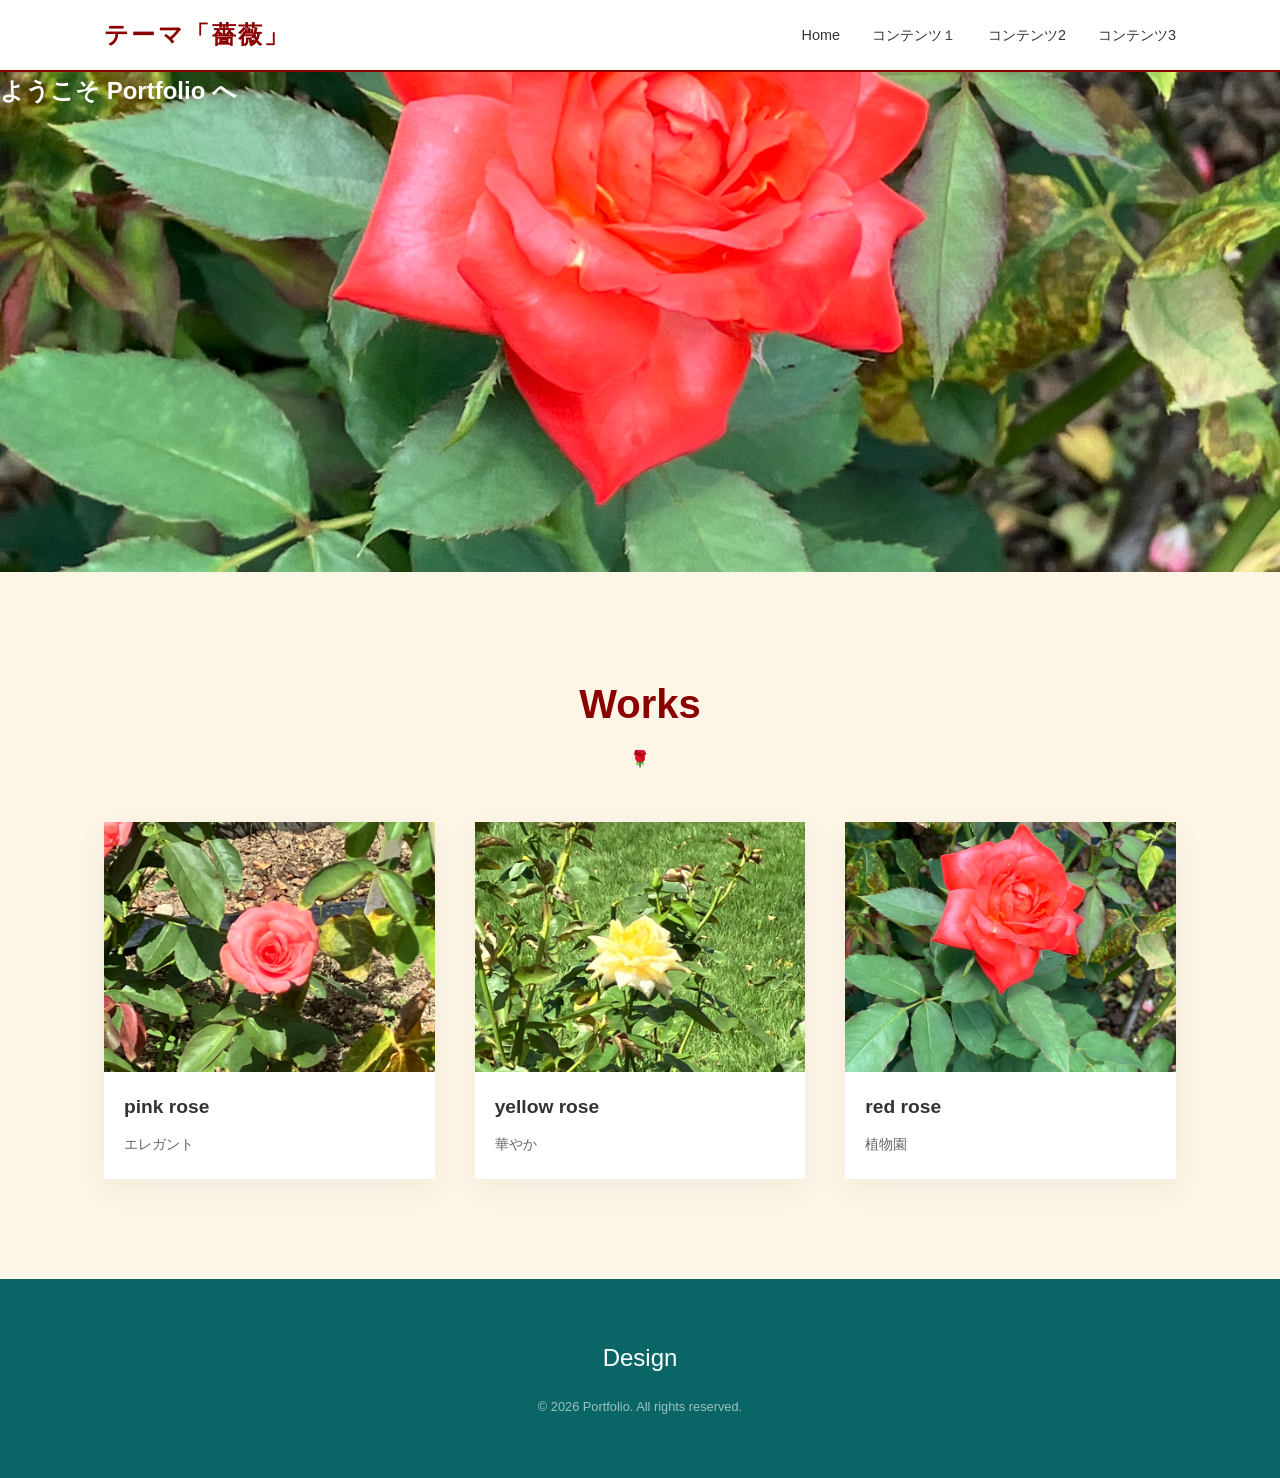
<file: index.html>
<!DOCTYPE html>
<html lang="ja">
<head>
    <meta charset="UTF-8">
    <meta name="viewport" content="width=device-width, initial-scale=1.0">
    <title>Design Portfolio</title>
    <link rel="stylesheet" href="style.css">
</head>
<body>

    <div class="site-wrapper">
        <header>
            <div class="header-container">
                <h1 class="logo">テーマ「薔薇」</h1>
                
                <button class="menu-toggle" id="menu-toggle">
                    <span></span>
                    <span></span>
                    <span></span>
                </button>

                <nav id="nav-menu">
                    <ul>
                        <li><a href="https://nisi1234567.github.io/2026/">Home</a></li>
                        <li><a href="https://nisi1234567.github.io/2026/content1">コンテンツ１</a></li>
                        <li><a href="https://nisi1234567.github.io/2026/content2">コンテンツ2</a></li>
                        <li><a href="https://nisi1234567.github.io/2026/content3">コンテンツ3</a></li>
                    </ul>
                </nav>
            </div>
        </header>

        <main>
            <section class="hero">
                <div class="hero-text">

             <div class="hero-image">
              <h1>ようこそ Portfolio へ</h1>
             </div>

                </div>
            </section>

            <section id="works" class="content-section">
                <h3 class="section-title">Works</h3>
                <div class="grid">
                    <div class="card">
                        <div class="img-container">
                            <img src="images/IMG_1518.JPG">
                        </div>
                        <h4>pink rose</h4>
                        <p>エレガント</p>
                    </div>
                    <div class="card">
                        <div class="img-container">
                            <img src="images/IMG_1556.JPG">
                        </div>
                        <h4>yellow rose</h4>
                        <p>華やか</p>
                    </div>
                    <div class="card">
                        <div class="img-container">
                            <img src="images/IMG_1561.JPG">
                        </div>
                        <h4>red rose</h4>
                        <p>植物園</p>
                    </div>
                </div>
            </section>
        </main>

        <footer>
            <div class="footer-content">
                <p class="footer-logo">Design</p>
                <p class="copyright">&copy; 2026 Portfolio. All rights reserved.</p>
            </div>
        </footer>
    </div>

    <script>
        // スマホメニューの開閉
        const toggle = document.getElementById('menu-toggle');
        const nav = document.getElementById('nav-menu');

        toggle.addEventListener('click', () => {
            nav.classList.toggle('active');
            toggle.classList.toggle('open');
        });
    </script>
</body>
</html>
</file>
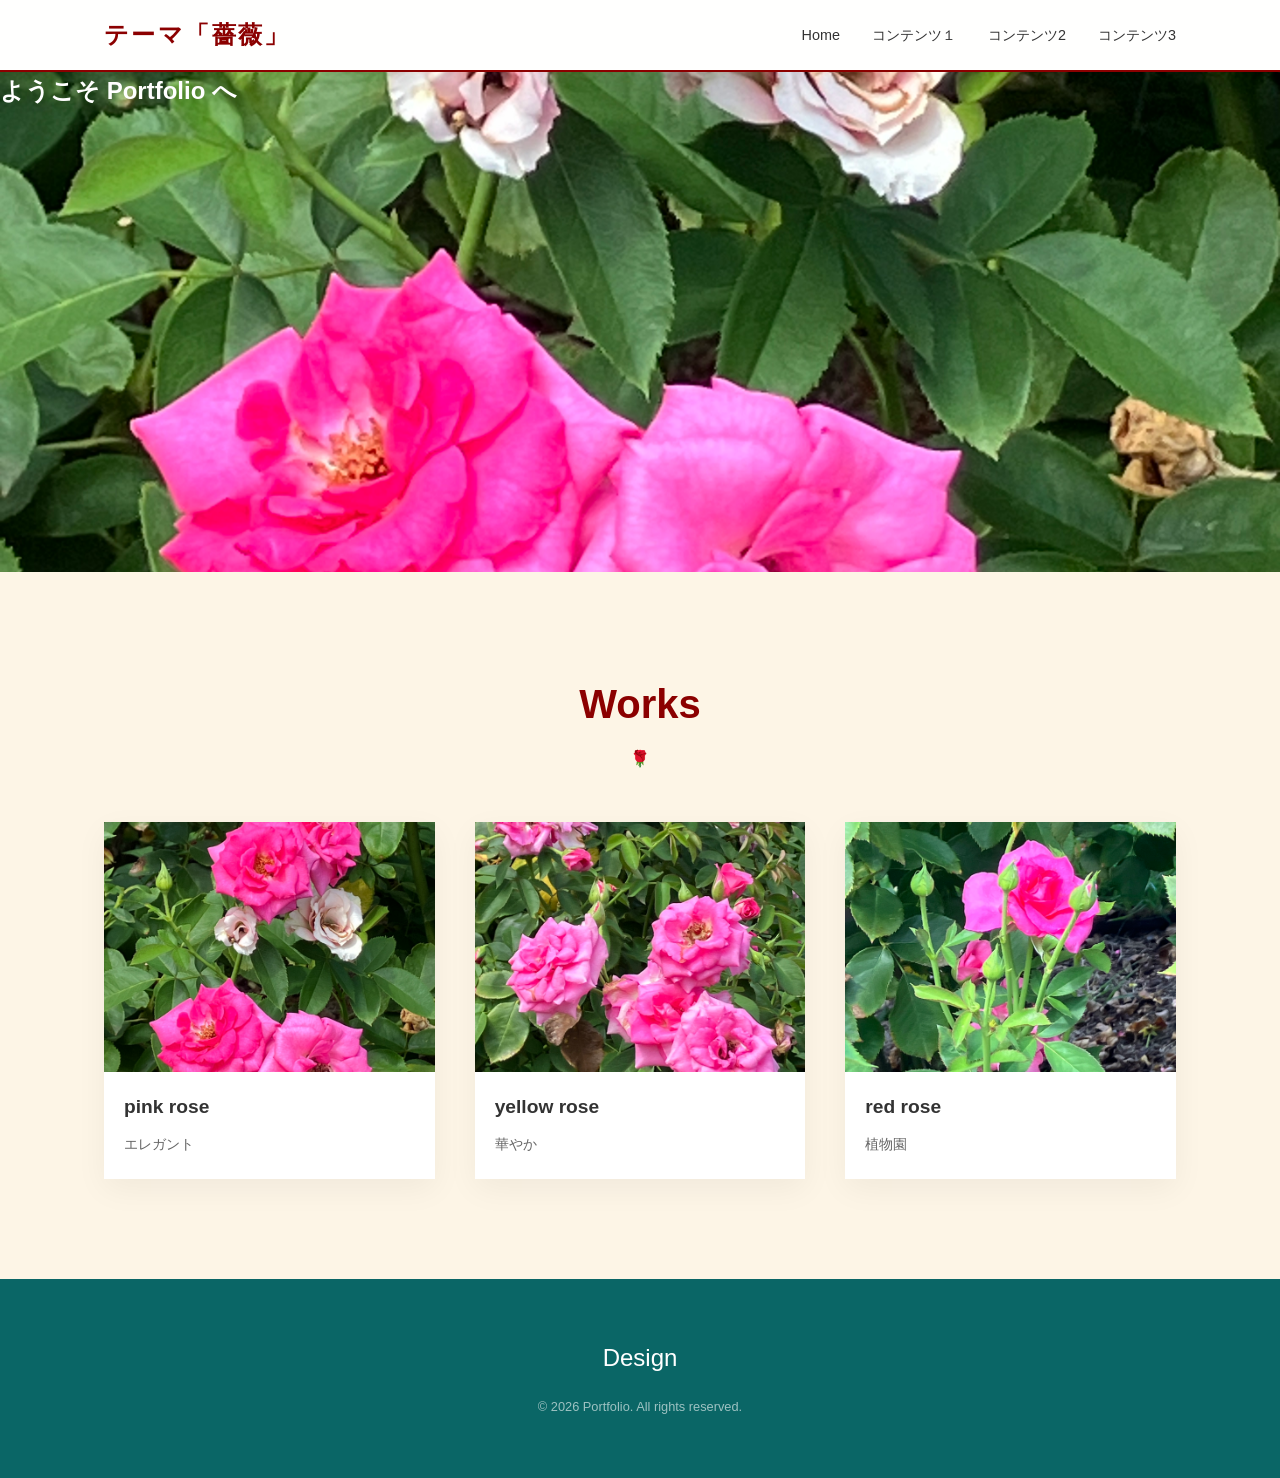
<file: content1.html>
<!DOCTYPE html>
<html lang="ja">
<head>
    <meta charset="UTF-8">
    <meta name="viewport" content="width=device-width, initial-scale=1.0">
    <title>Design Portfolio</title>
    <link rel="stylesheet" href="style.css">
</head>
<body>

    <div class="site-wrapper">
        <header>
            <div class="header-container">
                <h1 class="logo">テーマ「薔薇」</h1>
                
                <button class="menu-toggle" id="menu-toggle">
                    <span></span>
                    <span></span>
                    <span></span>
                </button>

                <nav id="nav-menu">
                    <ul>
                        <li><a href="https://nisi1234567.github.io/2026/">Home</a></li>
                        <li><a href="https://nisi1234567.github.io/2026/content1">コンテンツ１</a></li>
                        <li><a href="https://nisi1234567.github.io/2026/content2">コンテンツ2</a></li>
                        <li><a href="https://nisi1234567.github.io/2026/content3">コンテンツ3</a></li>
                    </ul>
                </nav>
            </div>
        </header>

        <main>
            <section class="hero">
                <div class="hero-text">

             <div class="hero1-image">
              <h1>ようこそ Portfolio へ</h1>
             </div>

                </div>
            </section>

            <section id="works" class="content-section">
                <h3 class="section-title">Works</h3>
                <div class="grid">
                    <div class="card">
                        <div class="img-container">
                            <img src="images/1/IMG_1566.JPG">
                        </div>
                        <h4>pink rose</h4>
                        <p>エレガント</p>
                    </div>
                    <div class="card">
                        <div class="img-container">
                            <img src="images/1/IMG_1567.JPG">
                        </div>
                        <h4>yellow rose</h4>
                        <p>華やか</p>
                    </div>
                    <div class="card">
                        <div class="img-container">
                            <img src="images/1/IMG_1570.JPG">
                        </div>
                        <h4>red rose</h4>
                        <p>植物園</p>
                    </div>
                </div>
            </section>
        </main>

        <footer>
            <div class="footer-content">
                <p class="footer-logo">Design</p>
                <p class="copyright">&copy; 2026 Portfolio. All rights reserved.</p>
            </div>
        </footer>
    </div>

    <script>
        // スマホメニューの開閉
        const toggle = document.getElementById('menu-toggle');
        const nav = document.getElementById('nav-menu');

        toggle.addEventListener('click', () => {
            nav.classList.toggle('active');
            toggle.classList.toggle('open');
        });
    </script>
</body>
</html>
</file>
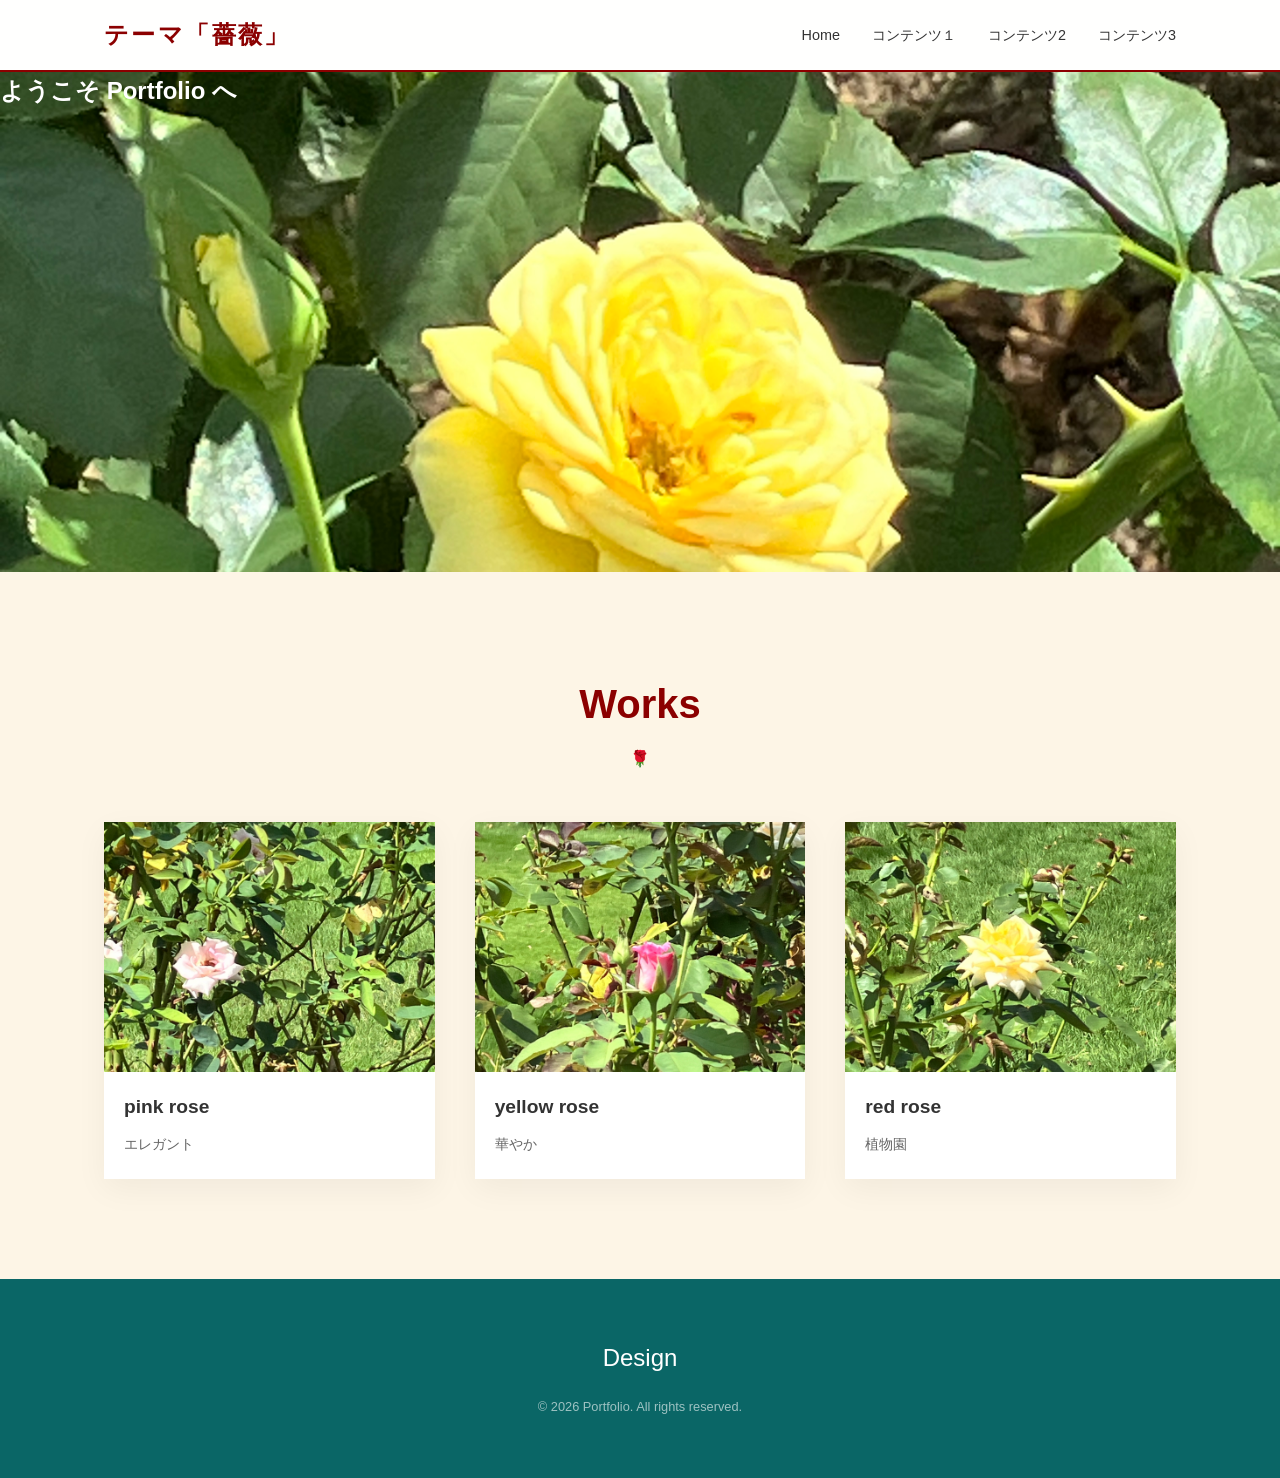
<file: content2.html>
<!DOCTYPE html>
<html lang="ja">
<head>
    <meta charset="UTF-8">
    <meta name="viewport" content="width=device-width, initial-scale=1.0">
    <title>Design Portfolio</title>
    <link rel="stylesheet" href="style.css">
</head>
<body>

    <div class="site-wrapper">
        <header>
            <div class="header-container">
                <h1 class="logo">テーマ「薔薇」</h1>
                
                <button class="menu-toggle" id="menu-toggle">
                    <span></span>
                    <span></span>
                    <span></span>
                </button>

                <nav id="nav-menu">
                    <ul>
                        <li><a href="https://nisi1234567.github.io/2026/">Home</a></li>
                        <li><a href="https://nisi1234567.github.io/2026/content1">コンテンツ１</a></li>
                        <li><a href="https://nisi1234567.github.io/2026/content2">コンテンツ2</a></li>
                        <li><a href="https://nisi1234567.github.io/2026/content3">コンテンツ3</a></li>
                    </ul>
                </nav>
            </div>
        </header>

        <main>
            <section class="hero">
                <div class="hero-text">

             <div class="hero2-image">
              <h1>ようこそ Portfolio へ</h1>
             </div>

                </div>
            </section>

            <section id="works" class="content-section">
                <h3 class="section-title">Works</h3>
                <div class="grid">
                    <div class="card">
                        <div class="img-container">
                            <img src="images/2/IMG_1553.JPG">
                        </div>
                        <h4>pink rose</h4>
                        <p>エレガント</p>
                    </div>
                    <div class="card">
                        <div class="img-container">
                            <img src="images/2/IMG_1554.JPG">
                        </div>
                        <h4>yellow rose</h4>
                        <p>華やか</p>
                    </div>
                    <div class="card">
                        <div class="img-container">
                            <img src="images/2/IMG_1556.JPG">
                        </div>
                        <h4>red rose</h4>
                        <p>植物園</p>
                    </div>
                </div>
            </section>
        </main>

        <footer>
            <div class="footer-content">
                <p class="footer-logo">Design</p>
                <p class="copyright">&copy; 2026 Portfolio. All rights reserved.</p>
            </div>
        </footer>
    </div>

    <script>
        // スマホメニューの開閉
        const toggle = document.getElementById('menu-toggle');
        const nav = document.getElementById('nav-menu');

        toggle.addEventListener('click', () => {
            nav.classList.toggle('active');
            toggle.classList.toggle('open');
        });
    </script>
</body>
</html>
</file>
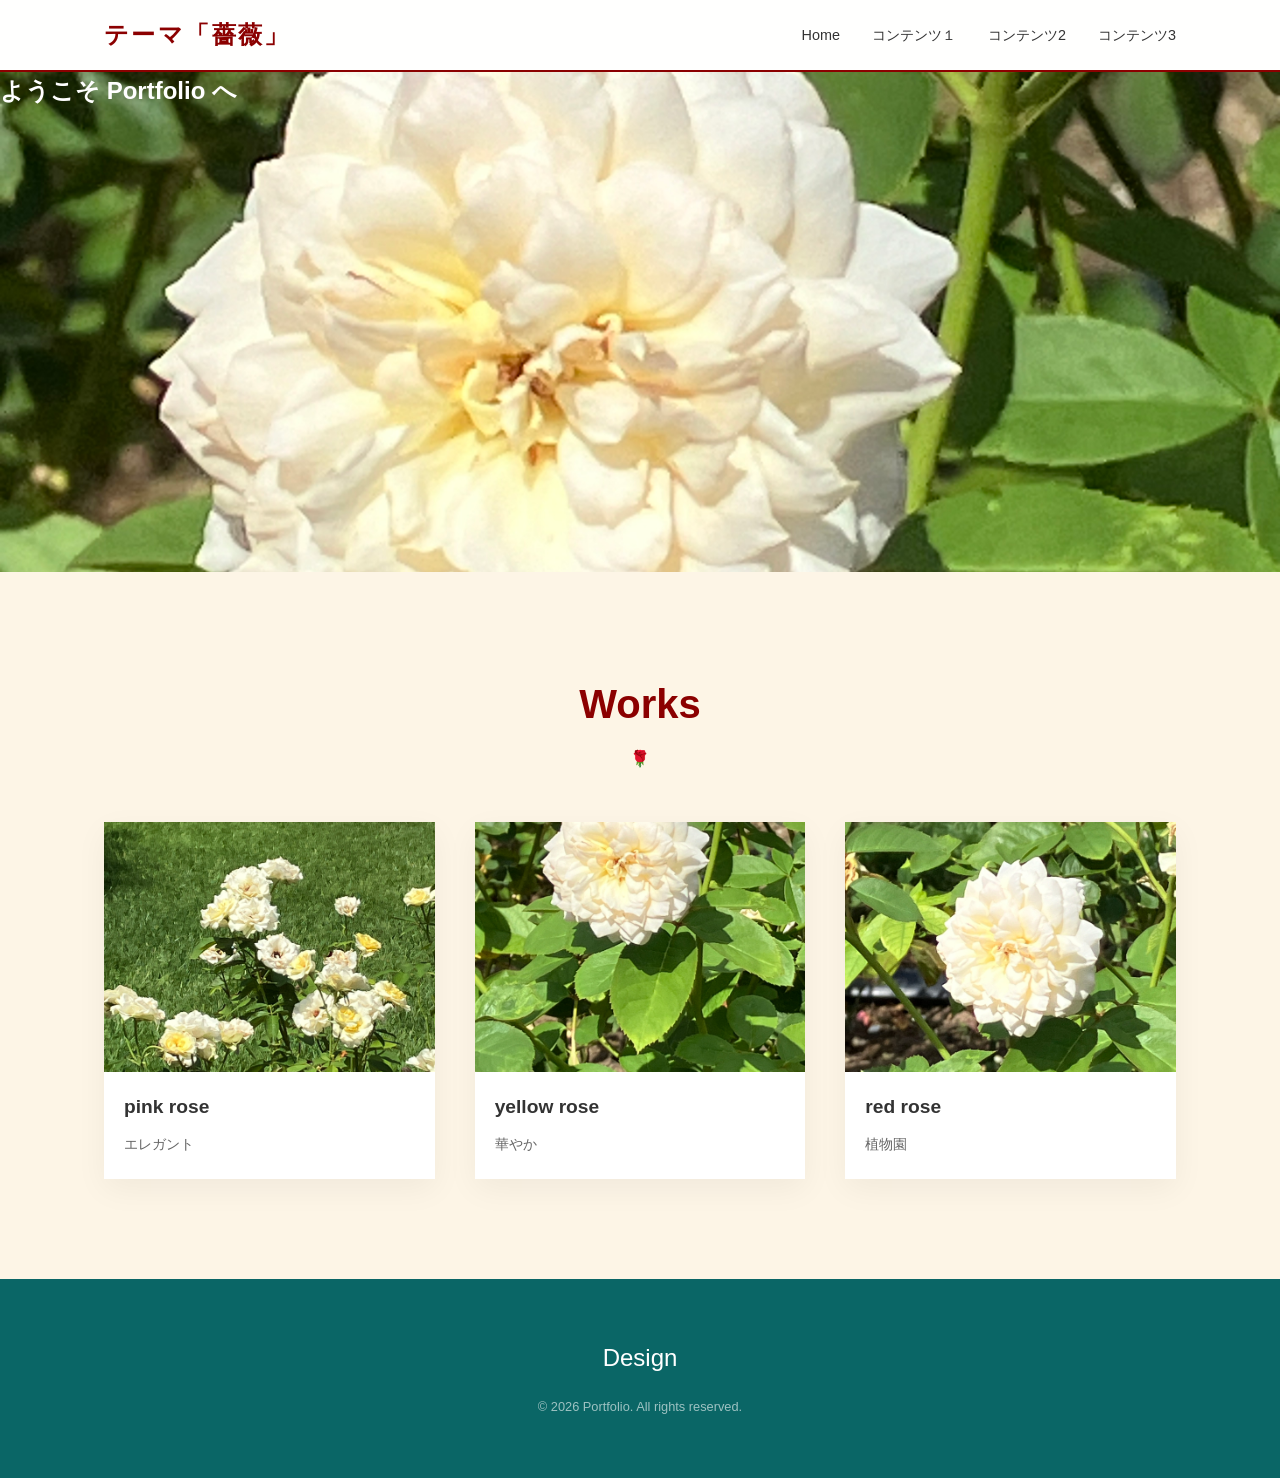
<file: content3.html>
<!DOCTYPE html>
<html lang="ja">
<head>
    <meta charset="UTF-8">
    <meta name="viewport" content="width=device-width, initial-scale=1.0">
    <title>Design Portfolio</title>
    <link rel="stylesheet" href="style.css">
</head>
<body>

    <div class="site-wrapper">
        <header>
            <div class="header-container">
                <h1 class="logo">テーマ「薔薇」</h1>
                
                <button class="menu-toggle" id="menu-toggle">
                    <span></span>
                    <span></span>
                    <span></span>
                </button>

                <nav id="nav-menu">
                    <ul>
                        <li><a href="https://nisi1234567.github.io/2026/">Home</a></li>
                        <li><a href="https://nisi1234567.github.io/2026/content1">コンテンツ１</a></li>
                        <li><a href="https://nisi1234567.github.io/2026/content2">コンテンツ2</a></li>
                        <li><a href="https://nisi1234567.github.io/2026/content3">コンテンツ3</a></li>
                    </ul>
                </nav>
            </div>
        </header>

        <main>
            <section class="hero">
                <div class="hero-text">

             <div class="hero3-image">
              <h1>ようこそ Portfolio へ</h1>
             </div>

                </div>
            </section>

            <section id="works" class="content-section">
                <h3 class="section-title">Works</h3>
                <div class="grid">
                    <div class="card">
                        <div class="img-container">
                            <img src="images/3/IMG_1531.JPG">
                        </div>
                        <h4>pink rose</h4>
                        <p>エレガント</p>
                    </div>
                    <div class="card">
                        <div class="img-container">
                            <img src="images/3/IMG_1534.JPG">
                        </div>
                        <h4>yellow rose</h4>
                        <p>華やか</p>
                    </div>
                    <div class="card">
                        <div class="img-container">
                            <img src="images/3/IMG_1537.JPG">
                        </div>
                        <h4>red rose</h4>
                        <p>植物園</p>
                    </div>
                </div>
            </section>
        </main>

        <footer>
            <div class="footer-content">
                <p class="footer-logo">Design</p>
                <p class="copyright">&copy; 2026 Portfolio. All rights reserved.</p>
            </div>
        </footer>
    </div>

    <script>
        // スマホメニューの開閉
        const toggle = document.getElementById('menu-toggle');
        const nav = document.getElementById('nav-menu');

        toggle.addEventListener('click', () => {
            nav.classList.toggle('active');
            toggle.classList.toggle('open');
        });
    </script>
</body>
</html>
</file>
<file: style.css>
/* --- 基本設定 & リセット --- */
* {
    margin: 0;
    padding: 0;
    box-sizing: border-box;
}

:root {
    --primary-color: #8b0000; /* 深い赤 */
    --secondary-color: #fdf5e6; /* オールドレース（柔らかな背景色） */
    --accent-color: #d4af37; /* ゴールド */
    --text-color: #333;
    --light-text: #fff;
    --font-serif: 'Playfair Display', 'Zen Kaku Gothic New; /* 現代的でクリアな印象。可読性が非常に高い。 */
}

body {
    font-family: 'Helvetica Neue', Arial, "Hiragino Kaku Gothic ProN", "Hiragino Sans", Meiryo, sans-serif;
    background-color: var(--secondary-color);
    color: var(--text-color);
    line-height: 1.6;
    overflow-x: hidden;
}

/* --- ヘッダー --- */
header {
    background-color: rgba(255, 255, 255, 0.95);
    border-bottom: 2px solid var(--primary-color);
    padding: 1rem 0;
    position: sticky;
    top: 0;
    z-index: 1000;
}

.header-container {
    max-width: 1200px;
    margin: 0 auto;
    display: flex;
    justify-content: space-between;
    align-items: center;
    padding: 0 5%;
}

.logo {
    font-family: var(--font-serif);
    font-size: 1.5rem;
    color: var(--primary-color);
    letter-spacing: 0.1em;
}

/* ナビゲーション */
#nav-menu ul {
    display: flex;
    list-style: none;
}

#nav-menu ul li {
    margin-left: 2rem;
}

#nav-menu ul li a {
    text-decoration: none;
    color: var(--text-color);
    font-weight: 500;
    transition: color 0.3s;
    font-size: 0.9rem;
}

#nav-menu ul li a:hover {
    color: var(--primary-color);
}

/* --- ハンバーガーメニュー (スマホ用) --- */
.menu-toggle {
    display: none;
    flex-direction: column;
    justify-content: space-between;
    width: 30px;
    height: 20px;
    background: transparent;
    border: none;
    cursor: pointer;
}

.menu-toggle span {
    width: 100%;
    height: 2px;
    background-color: var(--primary-color);
    transition: all 0.3s;
}

/* --- ヒーローセクション --- */
.hero-image {
    width: 100%;
    height: 500px;
    background-image: url('images/IMG_1561.JPG');
    background-size: cover;    /* 枠いっぱいに広げる */
    background-position: center; /* 中央に合わせる */
    color: white;              /* 上に載る文字を白くする */
}


/* --- ヒーローセクション コンテンツ１--- */
.hero1-image {
    width: 100%;
    height: 500px;
    background-image: url('images/1/IMG_1565.JPG');
    background-size: cover;    /* 枠いっぱいに広げる */
    background-position: center; /* 中央に合わせる */
    color: white;              /* 上に載る文字を白くする */
}

/* --- ヒーローセクション コンテンツ2--- */
.hero2-image {
    width: 100%;
    height: 500px;
    background-image: url('images/2/IMG_1541.JPG');
    background-size: cover;    /* 枠いっぱいに広げる */
    background-position: center; /* 中央に合わせる */
    color: white;              /* 上に載る文字を白くする */
}

/* --- ヒーローセクション コンテンツ3--- */
.hero3-image {
    width: 100%;
    height: 500px;
    background-image: url('images/3/IMG_1535.JPG');
    background-size: cover;    /* 枠いっぱいに広げる */
    background-position: center; /* 中央に合わせる */
    color: white;              /* 上に載る文字を白くする */
}


.hero-content h2 {
    font-family: var(--font-serif);
    font-size: 3.5rem;
    margin-bottom: 1rem;
    letter-spacing: 0.05em;
    animation: fadeInDown 1.2s ease-out;
}

.hero-content p {
    font-size: 1.2rem;
    letter-spacing: 0.2em;
    animation: fadeInUp 1.2s ease-out;
}

/* --- コンテンツセクション --- */
.content-section {
    max-width: 1200px;
    margin: 100px auto;
    padding: 0 5%;
}

.section-title {
    font-family: var(--font-serif);
    font-size: 2.5rem;
    text-align: center;
    margin-bottom: 50px;
    color: var(--primary-color);
    position: relative;
}

.section-title::after {
    content: '🌹';
    display: block;
    font-size: 1rem;
    margin-top: 10px;
}

/* グリッドレイアウト */
.grid {
    display: grid;
    grid-template-columns: repeat(auto-fit, minmax(300px, 1fr));
    gap: 40px;
}

.card {
    background: #fff;
    padding-bottom: 20px;
    box-shadow: 0 10px 30px rgba(0,0,0,0.05);
    transition: transform 0.3s ease;
    border-bottom: 3px solid transparent;
}

.card:hover {
    transform: translateY(-10px);
    border-bottom: 3px solid var(--primary-color);
}

img {
    max-width: 100%; /* 親要素の幅以上に広がらない */
    height: auto;    /* 縦横比を維持 */
}

.img-container {
    width: 100%;
    height: 250px;
    overflow: hidden;
    margin-bottom: 20px;
}

.img-container img {
    width: 100%;
    height: 100%;
    object-fit: cover;
    transition: transform 0.5s ease;
}

.card:hover .img-container img {
    transform: scale(1.1);
}

.card h4 {
    padding: 0 20px;
    font-family: var(--font-serif);
    font-size: 1.2rem;
    margin-bottom: 10px;
}

.card p {
    padding: 0 20px;
    font-size: 0.9rem;
    color: #666;
}

/* --- フッター --- */
footer {
    background-color: #0a6666;
    color: #fff;
    padding: 60px 0;
    text-align: center;
}

.footer-logo {
    font-family: var(--font-serif);
    font-size: 1.5rem;
    margin-bottom: 20px;
}

.copyright {
    font-size: 0.8rem;
    opacity: 0.6;
}

/* --- アニメーション --- */
@keyframes fadeInDown {
    from { opacity: 0; transform: translateY(-30px); }
    to { opacity: 1; transform: translateY(0); }
}

@keyframes fadeInUp {
    from { opacity: 0; transform: translateY(30px); }
    to { opacity: 1; transform: translateY(0); }
}

/* --- レスポンシブ (スマホ対応) --- */
@media (max-width: 768px) {
    .menu-toggle {
        display: flex;
    }

    #nav-menu {
        position: fixed;
        top: 70px;
        left: 100%;
        width: 100%;
        height: calc(100vh - 70px);
        background-color: rgba(255,255,255,0.98);
        transition: left 0.4s ease;
    }

    #nav-menu.active {
        left: 0;
    }

    #nav-menu ul {
        flex-direction: column;
        align-items: center;
        padding-top: 50px;
    }

    #nav-menu ul li {
        margin: 20px 0;
    }

    .hero-content h2 {
        font-size: 2rem;
    }

    /* ハンバーガーアニメーション */
    .menu-toggle.open span:nth-child(1) {
        transform: translateY(9px) rotate(45deg);
    }
    .menu-toggle.open span:nth-child(2) {
        opacity: 0;
    }
    .menu-toggle.open span:nth-child(3) {
        transform: translateY(-9px) rotate(-45deg);
    }
}
</file>
